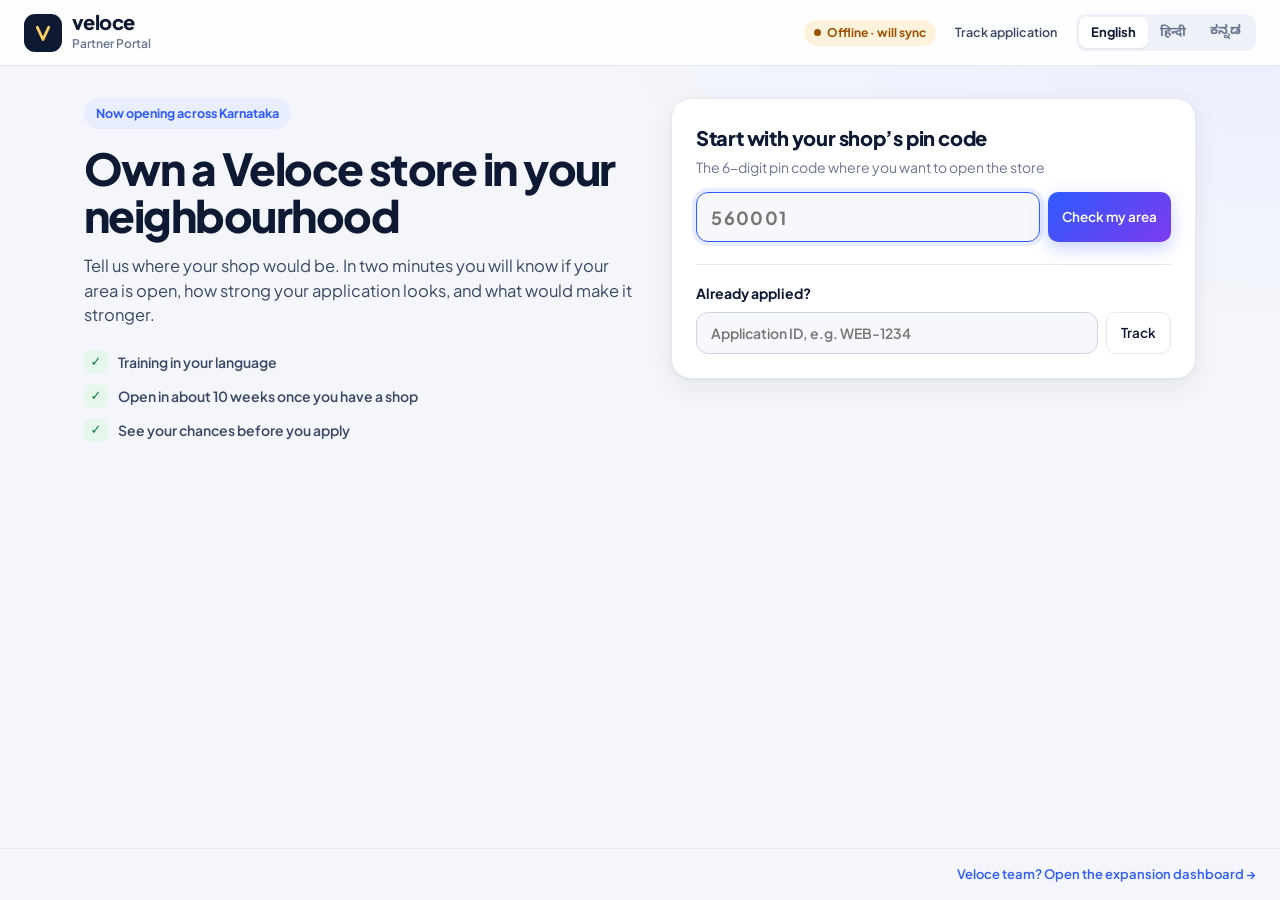
<file: apply.html>
<!doctype html>
<html lang="en">
<head>
<meta charset="utf-8">
<meta name="viewport" content="width=device-width, initial-scale=1">
<title>Veloce Partner Portal</title>
<meta name="description" content="Apply to open a Veloce store: check your area, see your shortlist chances live, and track your application in English, Hindi or Kannada.">
<link rel="preconnect" href="https://fonts.googleapis.com">
<link rel="preconnect" href="https://fonts.gstatic.com" crossorigin>
<link href="https://fonts.googleapis.com/css2?family=Plus+Jakarta+Sans:wght@400;500;600;700;800&family=Noto+Sans+Kannada:wght@400;600;700&family=Noto+Sans+Devanagari:wght@400;600;700&display=swap" rel="stylesheet">
<link rel="stylesheet" href="styles.css?v=20261026f">
<link rel="stylesheet" href="portal.css?v=20261026f">
<link rel="icon" href="data:image/svg+xml,%3Csvg xmlns='http://www.w3.org/2000/svg' viewBox='0 0 32 32'%3E%3Crect width='32' height='32' rx='9' fill='%230e1a33'/%3E%3Cpath d='M9 9l7 15 7-15' stroke='%23ffd166' stroke-width='3.4' fill='none' stroke-linecap='round' stroke-linejoin='round'/%3E%3C/svg%3E">
</head>
<body class="portal">
<header class="pt-top">
  <a class="pt-brand" href="#/" aria-label="Veloce home">
    <span class="pt-logo"><svg viewBox="0 0 32 32" aria-hidden="true"><path d="M9 9l7 15 7-15" stroke="#ffd166" stroke-width="3.4" fill="none" stroke-linecap="round" stroke-linejoin="round"/></svg></span>
    <span><b>veloce</b><small data-t="portal">Partner Portal</small></span>
  </a>
  <div class="pt-actions">
    <span class="sync-badge" id="sync"></span>
    <a class="btn ghost sm" href="#/track" data-t="track">Track application</a>
    <div class="langs" id="langs" role="group" aria-label="Language">
      <button data-lang="en">English</button><button data-lang="hi" class="hi">हिन्दी</button><button data-lang="kn" class="kn">ಕನ್ನಡ</button>
    </div>
  </div>
</header>

<main id="pt" class="pt-main"></main>

<footer class="pt-foot">
  <span id="footWs"></span>
  <a id="toDash" href="index.html" data-t="team">Veloce team? Open the expansion dashboard →</a>
</footer>

<script src="config.js?v=20261026f"></script>
<script src="engine.js?v=20261026f"></script>
<script src="loader.js?v=20261026f"></script>
<script src="messages.js?v=20261026f"></script>
<script src="questions.js?v=20261026f"></script>
<script src="sample-data.js?v=20261026f"></script>
<script src="store.js?v=20261026f"></script>
<script src="portal.js?v=20261026f"></script>
</body>
</html>
</file>
<file: styles.css>
/* FranchiseFlow - design tokens */
:root {
  --bg: #f4f6fb; --bg-2: #eef1f8; --surface: #ffffff; --surface-2: #f7f8fc; --surface-3: #eef1f7;
  --line: #e4e8f1; --line-strong: #cfd6e4; --text: #0e1a33; --text-2: #3b4863; --muted: #6b7690;
  --primary: #2f5bff; --primary-2: #7c3aed; --primary-soft: #e9eeff; --primary-ink: #ffffff;
  --approved: #16a34a; --approved-bg: #e5f7ec; --approved-ink: #0f7a37;
  --conditional: #d97706; --conditional-bg: #fff2dc; --conditional-ink: #9a5200;
  --waitlist: #7c3aed; --waitlist-bg: #f0e9ff; --waitlist-ink: #5b21b6;
  --hold: #64748b; --hold-bg: #eceff4; --hold-ink: #3c4657;
  --rejected: #e11d48; --rejected-bg: #ffe8ee; --rejected-ink: #b0123a;
  --withdrawn: #94a3b8; --withdrawn-bg: #f1f3f6; --withdrawn-ink: #64748b;
  --store: #0e1a33;
  --shadow-sm: 0 1px 2px rgba(16, 24, 48, .06);
  --shadow: 0 1px 2px rgba(16, 24, 48, .05), 0 8px 24px rgba(16, 24, 48, .07);
  --shadow-lg: 0 24px 60px rgba(16, 24, 48, .18);
  --r: 16px; --r-sm: 10px; --chat-w: 390px; --top-h: 64px;
  --grad: linear-gradient(135deg, #2f5bff 0%, #7c3aed 100%);
}
@media (prefers-color-scheme: dark) {
  :root:not([data-theme="light"]) {
    --bg: #0b1020; --bg-2: #0f1528; --surface: #131a2e; --surface-2: #182038; --surface-3: #1e2742;
    --line: #253052; --line-strong: #34416a; --text: #eaf0ff; --text-2: #c2cbe3; --muted: #8b96b5;
    --primary: #5b7dff; --primary-soft: #1c2650; --primary-2: #9d6bff;
    --approved: #34d399; --approved-bg: #0f2e24; --approved-ink: #6ee7b7;
    --conditional: #f59e0b; --conditional-bg: #33240a; --conditional-ink: #fbbf24;
    --waitlist: #a78bfa; --waitlist-bg: #261a47; --waitlist-ink: #c4b5fd;
    --hold: #94a3b8; --hold-bg: #1f2738; --hold-ink: #cbd5e1;
    --rejected: #fb7185; --rejected-bg: #3a1220; --rejected-ink: #fda4af;
    --withdrawn: #64748b; --withdrawn-bg: #1a2030; --withdrawn-ink: #94a3b8;
    --store: #eaf0ff;
    --shadow: 0 1px 2px rgba(0,0,0,.4), 0 8px 24px rgba(0,0,0,.3); --shadow-lg: 0 24px 60px rgba(0,0,0,.5);
  }
}
:root[data-theme="dark"] {
  --bg: #0b1020; --bg-2: #0f1528; --surface: #131a2e; --surface-2: #182038; --surface-3: #1e2742;
  --line: #253052; --line-strong: #34416a; --text: #eaf0ff; --text-2: #c2cbe3; --muted: #8b96b5;
  --primary: #5b7dff; --primary-soft: #1c2650; --primary-2: #9d6bff; --store: #eaf0ff;
}

* { box-sizing: border-box; }
html, body { margin: 0; }
body { font-family: 'Plus Jakarta Sans', system-ui, -apple-system, 'Segoe UI', Roboto, sans-serif; background: var(--bg); color: var(--text); font-size: 14px; line-height: 1.5; -webkit-font-smoothing: antialiased; }
.kn, [lang="kn"] { font-family: 'Noto Sans Kannada', 'Plus Jakarta Sans', sans-serif; }
.hi, [lang="hi"] { font-family: 'Noto Sans Devanagari', 'Plus Jakarta Sans', sans-serif; }
h1, h2, h3, h4 { margin: 0; letter-spacing: -0.02em; }
p { margin: 0; }
a { color: var(--primary); }
button { font: inherit; color: inherit; }
.hidden { display: none !important; }
.muted { color: var(--muted); }
.small { font-size: 12px; }
i[data-ic] { display: inline-flex; width: 18px; height: 18px; flex: none; }
i[data-ic] svg { width: 100%; height: 100%; }

/* Buttons */
.btn { display: inline-flex; align-items: center; justify-content: center; gap: 8px; height: 38px; padding: 0 14px; border-radius: 10px; border: 1px solid var(--line); background: var(--surface); color: var(--text); font-weight: 600; font-size: 13.5px; cursor: pointer; text-decoration: none; white-space: nowrap; transition: border-color .15s, transform .15s, box-shadow .15s, background .15s; }
.btn:hover { border-color: var(--line-strong); box-shadow: var(--shadow-sm); }
.btn:active { transform: translateY(1px); }
.btn:disabled { opacity: .45; cursor: not-allowed; box-shadow: none; }
.btn.primary { background: var(--grad); border: none; color: #fff; box-shadow: 0 6px 18px rgba(47, 91, 255, .28); }
.btn.primary:hover { box-shadow: 0 8px 24px rgba(47, 91, 255, .38); }
.btn.ghost { background: transparent; border-color: transparent; color: var(--text-2); }
.btn.ghost:hover { background: var(--surface-3); }
.btn.xl { height: 50px; padding: 0 22px; font-size: 15px; border-radius: 12px; }
.btn.sm { height: 30px; padding: 0 10px; font-size: 12.5px; border-radius: 8px; }
.btn.danger { color: var(--rejected-ink); }
.icon-btn { display: inline-grid; place-items: center; width: 34px; height: 34px; border-radius: 9px; border: none; background: transparent; color: var(--muted); cursor: pointer; }
.icon-btn:hover { background: var(--surface-3); color: var(--text); }

/* Top bar */
.topbar { position: sticky; top: 0; z-index: 30; height: var(--top-h); display: flex; align-items: center; gap: 16px; padding: 0 20px; background: color-mix(in srgb, var(--surface) 86%, transparent); backdrop-filter: saturate(1.6) blur(14px); border-bottom: 1px solid var(--line); }
.brand { display: flex; align-items: center; gap: 10px; text-decoration: none; color: inherit; flex: none; }
.logo { width: 36px; height: 36px; border-radius: 11px; background: var(--grad); display: grid; place-items: center; box-shadow: 0 6px 16px rgba(47,91,255,.3); }
.logo svg { width: 26px; height: 26px; }
.brand-text { display: flex; flex-direction: column; line-height: 1.15; }
.brand-text b { font-size: 16px; letter-spacing: -0.01em; }
.brand-text small { font-size: 11.5px; color: var(--muted); }
.tabs { display: flex; gap: 4px; padding: 4px; background: var(--surface-3); border-radius: 12px; margin: 0 auto; }
.tabs button { display: inline-flex; align-items: center; gap: 7px; border: none; background: transparent; padding: 7px 14px; border-radius: 9px; font-weight: 600; font-size: 13.5px; color: var(--muted); cursor: pointer; }
.tabs button:hover { color: var(--text); }
.tabs button.active { background: var(--surface); color: var(--text); box-shadow: var(--shadow-sm); }
.tabs button i { width: 16px; height: 16px; }
.top-actions { display: flex; gap: 6px; margin-left: auto; align-items: center; }
.tabs:not(.hidden) + .top-actions { margin-left: 0; }

/* Shell */
.shell { display: grid; grid-template-columns: minmax(0, 1fr) var(--chat-w); min-height: calc(100vh - var(--top-h)); }
.shell.chat-closed { grid-template-columns: minmax(0, 1fr); }
main { min-width: 0; padding: 28px 32px 80px; }
.view { display: flex; flex-direction: column; gap: 18px; animation: rise .35s ease-out; max-width: 1400px; }
@keyframes rise { from { opacity: 0; transform: translateY(6px); } to { opacity: 1; transform: none; } }
.page-head { display: flex; align-items: flex-end; justify-content: space-between; gap: 16px; flex-wrap: wrap; }
.page-head h1 { font-size: 26px; font-weight: 800; }
.sub { color: var(--muted); margin-top: 4px; }
.card { background: var(--surface); border: 1px solid var(--line); border-radius: var(--r); padding: 18px 20px; box-shadow: var(--shadow-sm); min-width: 0; }
.card-head { display: flex; justify-content: space-between; align-items: baseline; gap: 10px; margin-bottom: 14px; flex-wrap: wrap; }
.card-head h3 { font-size: 15.5px; font-weight: 700; }
.grid-2 { display: grid; grid-template-columns: minmax(0, 1.1fr) minmax(0, 1fr); gap: 18px; }

/* Landing */
.landing { max-width: 1180px; margin: 0 auto; }
.hero { display: grid; grid-template-columns: 1.15fr 1fr; gap: 40px; align-items: center; padding: 28px 0 40px; }
.eyebrow { display: inline-flex; align-items: center; gap: 6px; font-size: 12.5px; font-weight: 700; color: var(--primary); background: var(--primary-soft); padding: 6px 12px; border-radius: 99px; }
.eyebrow i { width: 15px; height: 15px; }
.hero h1 { font-size: 48px; line-height: 1.08; font-weight: 800; margin: 18px 0 16px; letter-spacing: -0.035em; }
.grad { background: var(--grad); -webkit-background-clip: text; background-clip: text; color: transparent; }
.lead { font-size: 16.5px; color: var(--text-2); max-width: 580px; }
.cta { display: flex; gap: 12px; margin-top: 26px; flex-wrap: wrap; }
.trust { display: flex; gap: 18px; flex-wrap: wrap; margin-top: 22px; color: var(--muted); font-size: 13px; font-weight: 500; }
.trust span, .trust a { display: inline-flex; align-items: center; gap: 6px; text-decoration: none; }
.trust i { width: 16px; height: 16px; color: var(--approved); }
.trust a i { color: var(--primary); }
.hero-art { background: radial-gradient(120% 90% at 70% 20%, var(--primary-soft), transparent 70%), var(--surface); border: 1px solid var(--line); border-radius: 24px; padding: 18px; box-shadow: var(--shadow); }
.flow-svg { width: 100%; height: auto; display: block; }
.flow-svg .paths path { animation: dash 1.2s linear infinite; }
@keyframes dash { to { stroke-dashoffset: -20; } }
.flow-svg .pulse { animation: pulse 2s ease-out infinite; transform-origin: 240px 180px; }
@keyframes pulse { 0% { opacity: .7; transform: scale(1); } 100% { opacity: 0; transform: scale(1.6); } }
.svg-l { font: 600 13px 'Plus Jakarta Sans', sans-serif; fill: var(--text); }
.sec-title { font-size: 20px; font-weight: 800; margin: 18px 0 14px; }
.how4, .diff4 { display: grid; grid-template-columns: repeat(4, minmax(0, 1fr)); gap: 14px; margin-bottom: 26px; }
.how4 > div, .diff4 > div { background: var(--surface); border: 1px solid var(--line); border-radius: var(--r); padding: 18px; box-shadow: var(--shadow-sm); }
.how4 b, .diff4 b { display: block; font-size: 15px; margin: 10px 0 4px; }
.how4 p, .diff4 p { color: var(--muted); font-size: 13.5px; }
.how4 .n { display: inline-grid; place-items: center; width: 30px; height: 30px; border-radius: 9px; background: var(--primary-soft); color: var(--primary); font-weight: 800; }
.diff4 i { width: 34px; height: 34px; padding: 7px; border-radius: 10px; background: var(--grad); color: #fff; }

/* Restore banner */
.restore { display: flex; align-items: center; gap: 14px; flex-wrap: wrap; margin-top: 8px; padding: 14px 16px; border-radius: var(--r); background: var(--surface); border: 1px solid var(--primary); box-shadow: var(--shadow); animation: rise .3s ease-out; }
.restore > div { flex: 1; min-width: 200px; display: flex; flex-direction: column; }
.restore > div span { color: var(--muted); font-size: 13px; }
.restore-ic { width: 38px; height: 38px; border-radius: 11px; background: var(--primary-soft); color: var(--primary); display: grid; place-items: center; }
.restore-ic svg { width: 20px; height: 20px; }

/* Stats */
.stats { display: grid; grid-template-columns: repeat(4, minmax(0, 1fr)); gap: 14px; }
.stat { background: var(--surface); border: 1px solid var(--line); border-radius: var(--r); padding: 16px 18px; box-shadow: var(--shadow-sm); position: relative; overflow: hidden; }
.stat .k { color: var(--muted); font-size: 12.5px; font-weight: 600; display: flex; align-items: center; gap: 6px; }
.stat .k i { width: 15px; height: 15px; }
.stat .v { font-size: 30px; font-weight: 800; letter-spacing: -0.03em; margin-top: 6px; }
.stat .v small { font-size: 15px; color: var(--muted); font-weight: 600; }
.stat .d { color: var(--muted); font-size: 12.5px; margin-top: 2px; }
.stat.hero-stat { background: var(--grad); color: #fff; border: none; }
.stat.hero-stat .k, .stat.hero-stat .d, .stat.hero-stat .v small { color: rgba(255,255,255,.82); }

/* Funnel */
.fbar { display: flex; height: 44px; border-radius: 12px; overflow: hidden; gap: 3px; }
.fbar button { border: none; cursor: pointer; color: #fff; font-weight: 700; font-size: 13px; min-width: 28px; transition: filter .15s, transform .15s; }
.fbar button:hover { filter: brightness(1.08); }
.flegend { display: grid; grid-template-columns: repeat(3, minmax(0, 1fr)); gap: 8px 14px; margin-top: 14px; }
.flegend button { display: flex; align-items: center; gap: 8px; border: 1px solid var(--line); background: var(--surface-2); border-radius: 10px; padding: 8px 10px; cursor: pointer; text-align: left; }
.flegend button:hover { border-color: var(--line-strong); }
.flegend .dot { width: 10px; height: 10px; border-radius: 50%; flex: none; }
.flegend b { font-size: 17px; margin-left: auto; }
.flegend span { font-size: 12.5px; color: var(--text-2); font-weight: 600; }
.funnel-steps { display: grid; grid-template-columns: repeat(4, 1fr); gap: 8px; margin-top: 16px; }
.funnel-steps div { background: var(--surface-2); border-radius: 10px; padding: 10px 12px; }
.funnel-steps b { font-size: 20px; display: block; }
.funnel-steps span { font-size: 12px; color: var(--muted); }

/* Attention */
.attention { display: flex; flex-direction: column; gap: 8px; max-height: 330px; overflow-y: auto; }
.att { display: grid; grid-template-columns: auto 1fr auto; gap: 12px; align-items: center; padding: 10px 12px; border-radius: 12px; border: 1px solid var(--line); background: var(--surface-2); cursor: pointer; text-align: left; width: 100%; }
.att:hover { border-color: var(--line-strong); background: var(--surface); }
.att .t { font-weight: 600; font-size: 13.5px; }
.att .s { font-size: 12.5px; color: var(--muted); }
.att .badge { font-size: 11px; font-weight: 700; padding: 3px 8px; border-radius: 99px; white-space: nowrap; }
.badge.review { background: var(--conditional-bg); color: var(--conditional-ink); }
.badge.waiting { background: var(--hold-bg); color: var(--hold-ink); }
.badge.manual { background: var(--primary-soft); color: var(--primary); }

/* Avatars, chips, score */
.av { width: 36px; height: 36px; border-radius: 11px; display: grid; place-items: center; font-weight: 800; font-size: 13px; color: #fff; flex: none; }
.chip { display: inline-flex; align-items: center; gap: 5px; font-size: 12px; font-weight: 700; padding: 3px 10px; border-radius: 99px; white-space: nowrap; line-height: 1.5; }
.chip::before { content: ''; width: 6px; height: 6px; border-radius: 50%; background: currentColor; }
.s-approved { background: var(--approved-bg); color: var(--approved-ink); }
.s-conditional { background: var(--conditional-bg); color: var(--conditional-ink); }
.s-waitlist { background: var(--waitlist-bg); color: var(--waitlist-ink); }
.s-hold { background: var(--hold-bg); color: var(--hold-ink); }
.s-rejected { background: var(--rejected-bg); color: var(--rejected-ink); }
.s-withdrawn { background: var(--withdrawn-bg); color: var(--withdrawn-ink); }
.ring { --p: 50; --c: var(--primary); width: 46px; height: 46px; border-radius: 50%; background: conic-gradient(var(--c) calc(var(--p) * 1%), var(--surface-3) 0); display: grid; place-items: center; flex: none; }
.ring b { width: 36px; height: 36px; border-radius: 50%; background: var(--surface); display: grid; place-items: center; font-size: 13px; font-weight: 800; }
.ring.lg { width: 92px; height: 92px; }
.ring.lg b { width: 74px; height: 74px; font-size: 26px; flex-direction: column; line-height: 1; }
.ring.lg b small { font-size: 10.5px; color: var(--muted); font-weight: 600; margin-top: 2px; }
.tag { display: inline-block; font-size: 11px; font-weight: 700; padding: 2px 7px; border-radius: 6px; background: var(--surface-3); color: var(--text-2); }
.tag.brand { background: var(--primary-soft); color: var(--primary); }
.tag.combo { background: var(--waitlist-bg); color: var(--waitlist-ink); }

/* Territories */
.ter-grid { display: grid; grid-template-columns: repeat(auto-fill, minmax(220px, 1fr)); gap: 12px; }
.ter { border: 1px solid var(--line); border-radius: 14px; padding: 14px; background: var(--surface-2); cursor: pointer; text-align: left; transition: border-color .15s, transform .15s; }
.ter:hover { border-color: var(--primary); transform: translateY(-1px); }
.ter-top { display: flex; justify-content: space-between; align-items: center; gap: 6px; }
.ter-id { font-weight: 800; }
.ter-city { font-size: 12.5px; color: var(--muted); }
.prio { font-size: 11px; font-weight: 700; padding: 2px 8px; border-radius: 99px; }
.prio.High { background: var(--rejected-bg); color: var(--rejected-ink); }
.prio.Medium { background: var(--conditional-bg); color: var(--conditional-ink); }
.prio.Low { background: var(--hold-bg); color: var(--hold-ink); }
.pips { display: flex; gap: 5px; margin: 12px 0 10px; }
.pip { flex: 1; height: 8px; border-radius: 5px; background: var(--surface); border: 1.5px dashed var(--line-strong); }
.pip.approved { background: var(--approved); border: none; }
.pip.conditional { background: var(--conditional); border: none; }
.ter-apps { display: flex; flex-wrap: wrap; gap: 4px; min-height: 22px; }
.ter-apps .mini { font-size: 11px; font-weight: 700; padding: 2px 7px; border-radius: 6px; }

/* Activity */
.log { display: flex; flex-direction: column; gap: 10px; }
.log-item { display: grid; grid-template-columns: 30px 1fr; gap: 10px; }
.log-item .dot { width: 30px; height: 30px; border-radius: 9px; background: var(--primary-soft); color: var(--primary); display: grid; place-items: center; }
.log-item .dot i { width: 16px; height: 16px; }
.log-item .when { font-size: 12px; color: var(--muted); }
.log-item .what { font-weight: 600; }
.log-item ul { margin: 4px 0 0; padding-left: 18px; font-size: 13px; color: var(--text-2); }
.empty-note { color: var(--muted); font-size: 13.5px; padding: 10px 0; }

/* Decisions board */
.toolbar { display: flex; gap: 8px; flex-wrap: wrap; align-items: center; }
.search { display: flex; align-items: center; gap: 8px; height: 38px; padding: 0 12px; border-radius: 10px; border: 1px solid var(--line); background: var(--surface); min-width: 240px; }
.search i { width: 16px; height: 16px; color: var(--muted); }
.search input { border: none; outline: none; background: transparent; font: inherit; color: var(--text); flex: 1; min-width: 0; }
select { height: 38px; border-radius: 10px; border: 1px solid var(--line); background: var(--surface); color: var(--text); font: inherit; font-weight: 600; padding: 0 10px; }
.seg { display: inline-flex; padding: 3px; border-radius: 10px; background: var(--surface-3); }
.seg button { border: none; background: transparent; padding: 6px 12px; border-radius: 8px; font-weight: 600; font-size: 13px; color: var(--muted); cursor: pointer; }
.seg button.active { background: var(--surface); color: var(--text); box-shadow: var(--shadow-sm); }
.board { display: grid; grid-template-columns: repeat(5, minmax(180px, 1fr)); gap: 10px; overflow-x: auto; padding-bottom: 8px; align-items: start; }
.col { background: var(--bg-2); border: 1px solid var(--line); border-radius: var(--r); padding: 10px; display: flex; flex-direction: column; gap: 10px; min-width: 0; }
.col-head { display: flex; align-items: center; gap: 8px; padding: 4px 4px 2px; }
.col-head .bar { width: 4px; height: 18px; border-radius: 4px; }
.col-head b { font-size: 14px; }
.col-head .count { margin-left: auto; font-size: 12px; font-weight: 700; color: var(--muted); background: var(--surface); border-radius: 99px; padding: 1px 9px; border: 1px solid var(--line); }
.col-sub { font-size: 12px; color: var(--muted); padding: 0 4px; margin-top: -6px; }
.acard { background: var(--surface); border: 1px solid var(--line); border-radius: 14px; padding: 12px; cursor: pointer; text-align: left; display: flex; flex-direction: column; gap: 10px; box-shadow: var(--shadow-sm); transition: transform .15s, box-shadow .15s, border-color .15s; width: 100%; }
.acard:hover { transform: translateY(-2px); box-shadow: var(--shadow); border-color: var(--line-strong); }
.acard.flash { animation: flash 2.4s ease-out; }
@keyframes flash { 0%, 30% { box-shadow: 0 0 0 3px var(--primary); } 100% { box-shadow: var(--shadow-sm); } }
.acard-top { display: flex; gap: 10px; align-items: center; }
.acard-top .who { min-width: 0; flex: 1; }
.acard-top .who b { display: block; font-size: 13.5px; line-height: 1.25; }
.acard .meta { font-size: 12px; color: var(--muted); margin-top: -4px; white-space: nowrap; overflow: hidden; text-overflow: ellipsis; }
.acard .ring { width: 38px; height: 38px; }
.acard .ring b { width: 30px; height: 30px; font-size: 12px; }
.acard .av { width: 32px; height: 32px; border-radius: 10px; font-size: 12px; }
.acard .why { font-size: 12.5px; color: var(--text-2); display: -webkit-box; -webkit-line-clamp: 3; -webkit-box-orient: vertical; overflow: hidden; }
.acard .foot { display: flex; gap: 6px; flex-wrap: wrap; align-items: center; }
.acard .foot .tag { font-weight: 600; }
.flag { display: inline-flex; align-items: center; gap: 4px; font-size: 11px; font-weight: 700; padding: 2px 7px; border-radius: 6px; }
.flag i { width: 12px; height: 12px; }
.flag.review { background: var(--conditional-bg); color: var(--conditional-ink); }
.flag.manual { background: var(--primary-soft); color: var(--primary); }
.flag.new { background: var(--approved-bg); color: var(--approved-ink); }
.table-card { padding: 0; overflow-x: auto; }
table.apps { width: 100%; border-collapse: collapse; min-width: 900px; }
table.apps th { text-align: left; font-size: 12px; font-weight: 700; color: var(--muted); padding: 12px 14px; border-bottom: 1px solid var(--line); background: var(--surface-2); }
table.apps td { padding: 12px 14px; border-bottom: 1px solid var(--line); vertical-align: top; font-size: 13px; }
table.apps tbody tr { cursor: pointer; }
table.apps tbody tr:hover { background: var(--surface-2); }
.cell-who { display: flex; gap: 10px; align-items: center; }
.cell-who b { display: block; }
.cell-who span { font-size: 12px; color: var(--muted); }

/* Map */
.map-layout { display: grid; grid-template-columns: minmax(0, .95fr) minmax(0, 1.05fr); gap: 18px; align-items: start; }
.map-card { padding: 10px; background: radial-gradient(90% 70% at 50% 40%, var(--primary-soft), transparent 75%), var(--surface); }
#mapSvg { width: 100%; height: auto; display: block; max-height: 74vh; }
.state-shape { fill: var(--surface-2); stroke: var(--line-strong); stroke-width: 1.5; }
.map-node { cursor: pointer; }
.map-node .halo { animation: halo 2.2s ease-out infinite; transform-box: fill-box; transform-origin: center; }
@keyframes halo { 0% { opacity: .55; transform: scale(1); } 100% { opacity: 0; transform: scale(2.1); } }
.map-node text { font: 700 13px 'Plus Jakarta Sans', sans-serif; fill: var(--text); paint-order: stroke; stroke: var(--surface); stroke-width: 4px; }
.map-node .cnt { font-size: 11.5px; fill: #fff; stroke: none; }
.map-node.sel .core { stroke: var(--text); stroke-width: 3; }
.legend { display: flex; gap: 14px; flex-wrap: wrap; font-size: 12.5px; color: var(--text-2); font-weight: 600; }
.legend span { display: inline-flex; align-items: center; gap: 6px; }
.lgd { width: 12px; height: 12px; border-radius: 4px; display: inline-block; }
.lgd.store { background: var(--store); }
.lgd.approved { background: var(--approved); }
.lgd.conditional { background: var(--conditional); }
.lgd.wanted { background: var(--waitlist-bg); border: 1.5px solid var(--waitlist); }
.lgd.free { background: var(--surface); border: 1.5px dashed var(--line-strong); }
.lgd.ph-site { background: var(--conditional); }
.lgd.ph-setup { background: var(--primary); }
.lgd.ph-fit { background: #06b6d4; }
.lgd.ph-train { background: var(--waitlist); }
.lgd.ph-open { background: var(--approved); }
.city-title { display: flex; align-items: center; justify-content: space-between; gap: 10px; margin-bottom: 4px; }
.city-title h2 { font-size: 22px; font-weight: 800; }
.terblock { border-top: 1px solid var(--line); padding-top: 14px; margin-top: 14px; }
.terblock-head { display: flex; align-items: center; gap: 8px; flex-wrap: wrap; margin-bottom: 10px; }
.terblock-head b { font-size: 15px; }
.pins { display: grid; grid-template-columns: repeat(auto-fill, minmax(120px, 1fr)); gap: 8px; }
.pin { border-radius: 12px; padding: 10px; border: 1.5px dashed var(--line-strong); background: var(--surface); text-align: left; min-height: 74px; display: flex; flex-direction: column; gap: 4px; }
.pin .code { font-weight: 800; font-size: 14px; font-variant-numeric: tabular-nums; }
.pin .who { font-size: 12px; font-weight: 600; }
.pin .who button, .pin-link { border: none; background: none; padding: 0; color: inherit; font: inherit; text-decoration: underline; text-underline-offset: 2px; cursor: pointer; }
.pin.store { background: var(--store); color: var(--bg); border: none; }
.pin.approved { background: var(--approved-bg); border: 1.5px solid var(--approved); color: var(--approved-ink); }
.pin.conditional { background: var(--conditional-bg); border: 1.5px solid var(--conditional); color: var(--conditional-ink); }
.pin.wanted { background: var(--waitlist-bg); border: 1.5px solid var(--waitlist); color: var(--waitlist-ink); }
.pin .note { font-size: 11px; opacity: .85; }
.outside { margin-top: 14px; padding: 12px; border-radius: 12px; background: var(--surface-2); font-size: 13px; }

/* Onboarding */
.gantt-wrap { overflow-x: auto; }
.gantt { min-width: 760px; }
.g-head, .g-row { display: grid; grid-template-columns: 220px 1fr; align-items: center; }
.g-head { font-size: 11.5px; color: var(--muted); font-weight: 700; border-bottom: 1px solid var(--line); padding-bottom: 6px; }
.g-months { position: relative; height: 18px; }
.g-months span { position: absolute; top: 0; transform: translateX(4px); white-space: nowrap; }
.g-row { padding: 7px 0; border-bottom: 1px dashed var(--line); cursor: pointer; }
.g-row:hover { background: var(--surface-2); }
.g-row:last-child { border-bottom: none; }
.g-who { display: flex; gap: 8px; align-items: center; min-width: 0; padding-right: 10px; }
.g-who .av { width: 28px; height: 28px; border-radius: 8px; font-size: 11px; }
.g-who b { font-size: 13px; display: block; white-space: nowrap; overflow: hidden; text-overflow: ellipsis; }
.g-who span { font-size: 11.5px; color: var(--muted); }
.g-track { position: relative; height: 26px; background-image: linear-gradient(to right, var(--line) 1px, transparent 1px); background-size: var(--mw, 100px) 100%; border-radius: 6px; }
.g-seg { position: absolute; top: 5px; height: 16px; border-radius: 5px; }
.g-seg.site { background: var(--conditional); }
.g-seg.setup { background: var(--primary); }
.g-seg.fit { background: #06b6d4; }
.g-seg.train { background: var(--waitlist); top: 8px; height: 10px; }
.g-open { position: absolute; top: 2px; width: 22px; height: 22px; border-radius: 50%; background: var(--approved); color: #fff; display: grid; place-items: center; transform: translateX(-50%); box-shadow: 0 0 0 3px var(--surface); }
.g-open i { width: 13px; height: 13px; }
.g-today { position: absolute; top: -4px; bottom: -4px; width: 2px; background: var(--rejected); border-radius: 2px; }
.cohorts { display: grid; grid-template-columns: repeat(auto-fill, minmax(220px, 1fr)); gap: 10px; }
.cohort { border: 1px solid var(--line); border-radius: 14px; padding: 12px; background: var(--surface-2); }
.cohort-head { display: flex; justify-content: space-between; align-items: center; gap: 6px; margin-bottom: 8px; }
.lang { font-size: 12px; font-weight: 800; padding: 3px 9px; border-radius: 8px; }
.lang.Kannada { background: #fff1d6; color: #9a5200; }
.lang.Hindi { background: #ffe4ec; color: #b0123a; }
.lang.English { background: #e3ebff; color: #2546c9; }
.cohort .m { font-size: 12.5px; color: var(--muted); font-weight: 600; }
.cohort ul { list-style: none; margin: 0; padding: 0; display: flex; flex-direction: column; gap: 4px; }
.cohort li { font-size: 13px; display: flex; justify-content: space-between; gap: 6px; }
.cohort li button { border: none; background: none; padding: 0; font: inherit; font-weight: 600; color: var(--text); cursor: pointer; text-align: left; }
.cohort li button:hover { color: var(--primary); }
.cohort li span { color: var(--muted); font-size: 12px; }
.due { display: flex; flex-direction: column; gap: 6px; max-height: 420px; overflow-y: auto; }
.due label { display: grid; grid-template-columns: auto 1fr; gap: 10px; align-items: start; padding: 9px 10px; border-radius: 10px; border: 1px solid var(--line); background: var(--surface-2); cursor: pointer; font-size: 13px; }
.due label:has(input:checked) { opacity: .55; }
.due label:has(input:checked) .txt { text-decoration: line-through; }
.due input { margin-top: 3px; accent-color: var(--approved); }
.due .who { font-weight: 700; }
.due .k { font-size: 11px; font-weight: 700; padding: 1px 6px; border-radius: 5px; margin-left: 4px; }
.k.condition { background: var(--conditional-bg); color: var(--conditional-ink); }
.k.question { background: var(--hold-bg); color: var(--hold-ink); }
.k.partner { background: var(--primary-soft); color: var(--primary); }

/* Chat */
.chat { position: sticky; top: var(--top-h); height: calc(100vh - var(--top-h)); display: flex; flex-direction: column; background: var(--surface); border-left: 1px solid var(--line); }
.chat-head { display: flex; align-items: center; gap: 10px; padding: 14px 16px; border-bottom: 1px solid var(--line); }
.chat-head b { display: block; font-size: 14.5px; }
.chat-head small { color: var(--muted); font-size: 12px; }
.chat-head .icon-btn { margin-left: auto; }
.bot-ic { width: 34px; height: 34px; border-radius: 10px; background: var(--grad); color: #fff; display: grid; place-items: center; flex: none; }
.bot-ic i { width: 18px; height: 18px; }
.chat-body { flex: 1; overflow-y: auto; padding: 16px; display: flex; flex-direction: column; gap: 12px; scroll-behavior: smooth; }
.msg { max-width: 95%; padding: 10px 13px; border-radius: 14px; font-size: 13.5px; line-height: 1.5; animation: rise .25s ease-out; }
.msg p { margin: 0 0 6px; }
.msg p:last-child { margin-bottom: 0; }
.msg ul { margin: 2px 0 8px; padding-left: 18px; }
.msg li { margin: 3px 0; }
.msg.user { align-self: flex-end; background: var(--grad); color: #fff; border-bottom-right-radius: 4px; }
.msg.bot { align-self: flex-start; background: var(--surface-2); border: 1px solid var(--line); border-bottom-left-radius: 4px; }
.msg .sub { font-weight: 700; margin-top: 8px; color: var(--text); }
.msg .warn { color: var(--conditional-ink); font-weight: 600; }
.msg .ok { color: var(--approved-ink); font-weight: 600; }
.msg .whatif { background: var(--waitlist-bg); color: var(--waitlist-ink); padding: 5px 9px; border-radius: 8px; }
.msg .knock { font-weight: 700; color: var(--conditional-ink); }
.msg .nested { border-top: 1px solid var(--line); margin-top: 10px; padding-top: 10px; }
.msg hr { border: none; border-top: 1px solid var(--line); }
.msg table.cmp { border-collapse: collapse; margin: 4px 0 8px; font-size: 12.5px; }
.msg table.cmp td, .msg table.cmp th { padding: 4px 8px; border-bottom: 1px solid var(--line); text-align: left; }
.msg table.cmp tr.total td { font-weight: 800; }
.msg .app-link { font-weight: 700; color: var(--primary); text-decoration: none; }
.msg .app-link:hover { text-decoration: underline; }
.msg .chip { font-size: 11px; padding: 1px 8px; }
.msg-draft { white-space: pre-wrap; font: inherit; font-size: 13px; background: var(--surface); border: 1px solid var(--line); border-radius: 10px; padding: 10px; margin: 6px 0; max-height: 220px; overflow: auto; }
.r-plus { color: var(--approved); font-weight: 800; }
.r-minus { color: var(--rejected); font-weight: 800; }
.r-neutral { color: var(--muted); }
.r-bang { color: var(--primary); font-weight: 800; }
.typing { display: inline-flex; gap: 4px; }
.typing span { width: 6px; height: 6px; border-radius: 50%; background: var(--muted); animation: blink 1s infinite; }
.typing span:nth-child(2) { animation-delay: .15s; } .typing span:nth-child(3) { animation-delay: .3s; }
@keyframes blink { 0%, 100% { opacity: .25; } 50% { opacity: 1; } }
.chips { display: flex; gap: 6px; flex-wrap: wrap; padding: 10px 16px 0; }
.chips button { border: 1px solid var(--line); background: var(--surface-2); color: var(--text-2); border-radius: 99px; padding: 5px 11px; font-size: 12px; font-weight: 600; cursor: pointer; text-align: left; }
.chips button:hover { border-color: var(--primary); color: var(--primary); background: var(--primary-soft); }
.chat-input { display: flex; gap: 8px; padding: 12px 16px 16px; }
.chat-input input { flex: 1; min-width: 0; height: 44px; border-radius: 12px; border: 1px solid var(--line); background: var(--surface-2); color: var(--text); font: inherit; padding: 0 14px; outline: none; }
.chat-input input:focus { border-color: var(--primary); box-shadow: 0 0 0 3px var(--primary-soft); }
.send { width: 44px; height: 44px; border-radius: 12px; border: none; background: var(--grad); color: #fff; display: grid; place-items: center; cursor: pointer; }
.send i { width: 18px; height: 18px; }
.chat-fab { position: fixed; right: 20px; bottom: 20px; z-index: 40; display: inline-flex; align-items: center; gap: 8px; border: none; background: var(--grad); color: #fff; font-weight: 700; padding: 13px 18px; border-radius: 99px; box-shadow: 0 10px 30px rgba(47, 91, 255, .4); cursor: pointer; }

/* Passport drawer */
.scrim { position: fixed; inset: 0; background: rgba(8, 12, 28, .45); backdrop-filter: blur(2px); z-index: 50; animation: fade .2s; }
@keyframes fade { from { opacity: 0; } }
.passport { position: fixed; top: 0; right: 0; bottom: 0; width: min(860px, 100%); background: var(--bg); z-index: 51; overflow-y: auto; box-shadow: var(--shadow-lg); animation: slidein .28s cubic-bezier(.2,.8,.2,1); }
@keyframes slidein { from { transform: translateX(40px); opacity: 0; } }
.pp-head { position: sticky; top: 0; z-index: 2; background: color-mix(in srgb, var(--surface) 92%, transparent); backdrop-filter: blur(12px); border-bottom: 1px solid var(--line); padding: 18px 24px 0; }
.pp-top { display: flex; gap: 14px; align-items: center; }
.pp-top .av { width: 48px; height: 48px; border-radius: 14px; font-size: 17px; }
.pp-top h2 { font-size: 21px; font-weight: 800; }
.pp-top .meta { color: var(--muted); font-size: 13px; }
.pp-top .icon-btn { margin-left: auto; align-self: flex-start; }
.pp-tabs { display: flex; gap: 2px; margin-top: 14px; overflow-x: auto; }
.pp-tabs button { border: none; background: none; padding: 10px 14px; font-weight: 700; font-size: 13.5px; color: var(--muted); border-bottom: 2.5px solid transparent; cursor: pointer; white-space: nowrap; }
.pp-tabs button.active { color: var(--primary); border-bottom-color: var(--primary); }
.pp-body { padding: 20px 24px 40px; display: flex; flex-direction: column; gap: 16px; }
.verdict { display: grid; grid-template-columns: auto 1fr; gap: 18px; align-items: center; padding: 18px 20px; border-radius: var(--r); border: 1px solid var(--line); background: var(--surface); position: relative; overflow: hidden; }
.verdict::before { content: ''; position: absolute; left: 0; top: 0; bottom: 0; width: 5px; background: var(--vc, var(--primary)); }
.verdict .lbl { display: flex; align-items: center; gap: 8px; flex-wrap: wrap; }
.verdict .lbl .big { font-size: 22px; font-weight: 800; color: var(--vc); letter-spacing: -0.02em; }
.verdict .hl { font-size: 14.5px; color: var(--text-2); margin-top: 4px; }
.verdict .blurb { font-size: 12.5px; color: var(--muted); margin-top: 6px; }
.cols2 { display: grid; grid-template-columns: 1fr 1fr; gap: 14px; }
.pp-sec { background: var(--surface); border: 1px solid var(--line); border-radius: var(--r); padding: 16px 18px; }
.pp-sec h4 { font-size: 14px; font-weight: 800; margin-bottom: 10px; display: flex; align-items: center; gap: 8px; }
.pp-sec h4 i { width: 17px; height: 17px; }
.reasons { list-style: none; margin: 0; padding: 0; display: flex; flex-direction: column; gap: 8px; }
.reasons li { display: grid; grid-template-columns: 20px 1fr; gap: 6px; font-size: 13.5px; color: var(--text-2); }
.reasons .mk { width: 20px; height: 20px; border-radius: 6px; display: grid; place-items: center; font-weight: 800; font-size: 13px; }
.mk.plus { background: var(--approved-bg); color: var(--approved-ink); }
.mk.minus { background: var(--rejected-bg); color: var(--rejected-ink); }
.mk.neutral { background: var(--surface-3); color: var(--muted); }
.mk.bang { background: var(--primary-soft); color: var(--primary); }
.todo { list-style: none; margin: 0; padding: 0; display: flex; flex-direction: column; gap: 8px; }
.todo li { display: grid; grid-template-columns: 110px 1fr; gap: 10px; font-size: 13.5px; padding: 9px 12px; border-radius: 10px; background: var(--surface-2); }
.todo li b { font-size: 12px; color: var(--primary); }
.todo li.cond b { color: var(--conditional-ink); }
.callout { padding: 11px 14px; border-radius: 12px; font-size: 13.5px; background: var(--conditional-bg); color: var(--conditional-ink); display: flex; gap: 8px; align-items: flex-start; }
.callout i { width: 17px; height: 17px; margin-top: 1px; }
.callout.ok { background: var(--approved-bg); color: var(--approved-ink); }
.callout.info { background: var(--primary-soft); color: var(--primary); }
.bd { display: flex; flex-direction: column; gap: 10px; }
.bd-row { display: grid; grid-template-columns: 150px 1fr 56px; gap: 12px; align-items: center; font-size: 13px; }
.bd-row .track { height: 9px; border-radius: 6px; background: var(--surface-3); overflow: hidden; }
.bd-row .fill { height: 100%; border-radius: 6px; background: var(--grad); }
.bd-row .fill.neg { background: var(--rejected); }
.bd-row .pts { text-align: right; font-weight: 800; }
.bd-row .note { grid-column: 2 / 4; font-size: 11.5px; color: var(--muted); margin-top: -6px; }
.facts { display: grid; grid-template-columns: repeat(auto-fill, minmax(170px, 1fr)); gap: 8px; }
.fact { background: var(--surface-2); border-radius: 10px; padding: 9px 11px; }
.fact .k { font-size: 11.5px; color: var(--muted); font-weight: 600; }
.fact .v { font-weight: 700; font-size: 13.5px; word-break: break-word; }
.journey { display: grid; grid-template-columns: repeat(7, 1fr); gap: 0; position: relative; }
.journey .st { display: flex; flex-direction: column; align-items: center; text-align: center; gap: 6px; position: relative; }
.journey .st::before { content: ''; position: absolute; top: 15px; left: -50%; right: 50%; height: 3px; background: var(--line); z-index: 0; }
.journey .st:first-child::before { display: none; }
.journey .st.done::before { background: var(--approved); }
.journey .bub { width: 32px; height: 32px; border-radius: 50%; display: grid; place-items: center; background: var(--surface); border: 2.5px solid var(--line-strong); position: relative; z-index: 1; font-size: 12px; font-weight: 800; color: var(--muted); }
.journey .done .bub { background: var(--approved); border-color: var(--approved); color: #fff; }
.journey .now .bub { border-color: var(--primary); color: var(--primary); box-shadow: 0 0 0 4px var(--primary-soft); }
.journey .bub i { width: 15px; height: 15px; }
.journey b { font-size: 12px; }
.journey span { font-size: 11px; color: var(--muted); }
.mini-gantt { display: flex; flex-direction: column; gap: 6px; }
.mg-row { display: grid; grid-template-columns: 200px 1fr; gap: 10px; align-items: center; font-size: 12.5px; }
.mg-row small { display: block; color: var(--muted); font-size: 11px; }
.mg-track { position: relative; height: 18px; background: var(--surface-3); border-radius: 6px; }
.mg-bar { position: absolute; top: 3px; bottom: 3px; border-radius: 4px; background: var(--primary); }
.mg-bar.site { background: var(--conditional); } .mg-bar.fit { background: #06b6d4; } .mg-bar.train { background: var(--waitlist); } .mg-bar.open { background: var(--approved); }
.econ { display: grid; grid-template-columns: repeat(4, 1fr); gap: 8px; }
.path-list { display: flex; flex-direction: column; gap: 8px; }
.path-item { display: grid; grid-template-columns: 1fr auto auto; gap: 12px; align-items: center; padding: 12px 14px; border-radius: 12px; border: 1px solid var(--line); background: var(--surface-2); }
.path-item.best { border-color: var(--approved); background: var(--approved-bg); }
.path-item .lab { font-weight: 600; font-size: 13.5px; }
.path-item .lab .tag { margin-right: 6px; }
.path-item .res { display: flex; align-items: center; gap: 6px; font-size: 12px; color: var(--muted); white-space: nowrap; }
.whatif-form { display: grid; grid-template-columns: repeat(3, minmax(0, 1fr)); gap: 10px; }
.whatif-form label, .form-grid label { display: flex; flex-direction: column; gap: 4px; font-size: 12px; font-weight: 700; color: var(--muted); }
.whatif-form input, .whatif-form select, .form-grid input, .form-grid select, .form-grid textarea, .ov-form textarea, .ov-form select { height: 38px; border-radius: 10px; border: 1px solid var(--line); background: var(--surface); color: var(--text); font: inherit; font-size: 13.5px; padding: 0 10px; outline: none; }
.form-grid textarea, .ov-form textarea { height: 70px; padding: 8px 10px; resize: vertical; }
.whatif-form input:focus, .form-grid input:focus, .ov-form textarea:focus { border-color: var(--primary); box-shadow: 0 0 0 3px var(--primary-soft); }
.whatif-out { margin-top: 12px; padding: 12px 14px; border-radius: 12px; background: var(--surface-2); font-size: 13.5px; }
.whatif-out ul { margin: 6px 0 0; padding-left: 18px; }
.langs { display: inline-flex; padding: 3px; border-radius: 10px; background: var(--surface-3); }
.langs button { border: none; background: transparent; padding: 6px 12px; border-radius: 8px; font-weight: 700; font-size: 13px; color: var(--muted); cursor: pointer; }
.langs button.active { background: var(--surface); color: var(--text); box-shadow: var(--shadow-sm); }
.phone { max-width: 440px; margin: 0 auto; background: #e8ddd3; border-radius: 22px; padding: 18px 14px; }
:root[data-theme="dark"] .phone { background: #1d2522; }
@media (prefers-color-scheme: dark) { :root:not([data-theme="light"]) .phone { background: #1d2522; } }
.bubble { background: #ffffff; color: #111b21; border-radius: 12px 12px 12px 4px; padding: 12px 14px; font-size: 14px; white-space: pre-wrap; line-height: 1.55; box-shadow: 0 1px 1px rgba(0,0,0,.12); }
.bubble-meta { display: flex; justify-content: space-between; color: #667781; font-size: 11.5px; margin-top: 6px; padding: 0 4px; }
.pp-foot { display: flex; gap: 8px; flex-wrap: wrap; }
.ov-form { display: grid; gap: 10px; margin-top: 10px; }

/* Modal */
.modal { position: fixed; inset: 0; z-index: 60; display: grid; place-items: center; background: rgba(8, 12, 28, .5); backdrop-filter: blur(3px); padding: 16px; animation: fade .2s; }
.modal-card { position: relative; width: min(720px, 100%); max-height: calc(100vh - 32px); overflow-y: auto; background: var(--surface); border-radius: 20px; padding: 26px 28px; box-shadow: var(--shadow-lg); animation: rise .25s ease-out; }
.modal-card > .icon-btn { position: absolute; top: 14px; right: 14px; }
.modal-card h2 { font-size: 22px; font-weight: 800; margin-bottom: 6px; padding-right: 30px; }
.modal-card h3 { font-size: 15px; margin: 18px 0 8px; }
.modal-card table { width: 100%; border-collapse: collapse; font-size: 13px; }
.modal-card td, .modal-card th { text-align: left; padding: 7px 8px; border-bottom: 1px solid var(--line); vertical-align: top; }
.modal-card ul { padding-left: 18px; margin: 6px 0; }
.steps-guide { display: flex; flex-direction: column; gap: 12px; margin-top: 16px; }
.steps-guide > div { display: grid; grid-template-columns: 34px 1fr; gap: 12px; }
.steps-guide .n { width: 34px; height: 34px; border-radius: 10px; background: var(--grad); color: #fff; display: grid; place-items: center; font-weight: 800; }
.steps-guide b { display: block; margin-bottom: 4px; }
.try { display: flex; flex-wrap: wrap; gap: 6px; margin-top: 6px; }
.try button { border: 1px solid var(--line); background: var(--surface-2); border-radius: 99px; padding: 4px 10px; font-size: 12px; font-weight: 600; cursor: pointer; color: var(--text-2); }
.try button:hover { border-color: var(--primary); color: var(--primary); }
.form-grid { display: grid; grid-template-columns: repeat(3, minmax(0, 1fr)); gap: 12px; margin-top: 14px; }
.form-grid .wide { grid-column: span 3; }
.form-grid .two { grid-column: span 2; }
.modal-actions { display: flex; justify-content: flex-end; gap: 8px; margin-top: 18px; }

/* Processing overlay */
.processing { position: fixed; inset: 0; z-index: 70; display: grid; place-items: center; background: rgba(8, 12, 28, .55); backdrop-filter: blur(6px); animation: fade .2s; }
.proc-card { width: min(420px, calc(100% - 32px)); background: var(--surface); border-radius: 22px; padding: 28px; box-shadow: var(--shadow-lg); text-align: center; }
.proc-orb { width: 64px; height: 64px; margin: 0 auto 14px; border-radius: 50%; background: var(--grad); animation: orb 1.2s ease-in-out infinite; }
@keyframes orb { 0%, 100% { transform: scale(1); box-shadow: 0 0 0 0 rgba(124,58,237,.35); } 50% { transform: scale(1.06); box-shadow: 0 0 0 14px rgba(124,58,237,0); } }
.proc-card h3 { font-size: 18px; margin-bottom: 14px; }
#procSteps { list-style: none; margin: 0; padding: 0; text-align: left; display: flex; flex-direction: column; gap: 8px; }
#procSteps li { display: flex; gap: 10px; align-items: center; font-size: 13.5px; color: var(--muted); opacity: .45; transition: opacity .2s; }
#procSteps li.on { opacity: 1; color: var(--text); }
#procSteps li .ck { width: 20px; height: 20px; border-radius: 50%; border: 2px solid var(--line-strong); display: grid; place-items: center; flex: none; }
#procSteps li.on .ck { background: var(--approved); border-color: var(--approved); color: #fff; }
#procSteps li .ck i { width: 12px; height: 12px; }

.toast { position: fixed; left: 50%; bottom: 26px; transform: translateX(-50%); z-index: 80; background: var(--text); color: var(--bg); padding: 11px 18px; border-radius: 12px; font-weight: 600; font-size: 13.5px; box-shadow: var(--shadow-lg); animation: rise .2s; max-width: calc(100% - 32px); }
.toast.err { background: var(--rejected); color: #fff; }

/* Responsive */
@media (max-width: 1280px) {
  :root { --chat-w: 350px; }
  .tabs button span { display: none; }
}
@media (max-width: 1100px) {
  .hero { grid-template-columns: 1fr; }
  .hero h1 { font-size: 38px; }
  .how4, .diff4 { grid-template-columns: repeat(2, minmax(0, 1fr)); }
  .grid-2, .map-layout { grid-template-columns: 1fr; }
  .stats { grid-template-columns: repeat(2, minmax(0, 1fr)); }
}
@media (max-width: 960px) {
  .shell { grid-template-columns: 1fr; }
  .chat { position: fixed; left: 0; right: 0; bottom: 0; top: auto; height: 78vh; z-index: 45; border-left: none; border-top: 1px solid var(--line); border-radius: 20px 20px 0 0; box-shadow: var(--shadow-lg); }
  .shell.chat-closed .chat { display: none; }
  .top-actions .ghost span { display: none; }
  .brand-text small { display: none; }
}
@media (max-width: 720px) {
  main { padding: 18px 16px 90px; }
  .topbar { padding: 0 12px; gap: 8px; height: auto; min-height: var(--top-h); flex-wrap: wrap; padding-top: 8px; padding-bottom: 8px; }
  .tabs { order: 3; width: 100%; justify-content: space-between; margin: 0; }
  .tabs button { flex: 1; justify-content: center; padding: 7px 6px; }
  .tabs button span { display: inline; font-size: 12px; }
  .tabs button i { display: none; }
  .brand-text { display: none; }
  .top-actions .primary span { display: none; }
  .hero h1 { font-size: 30px; }
  .how4, .diff4, .stats { grid-template-columns: 1fr; }
  .flegend { grid-template-columns: repeat(2, minmax(0, 1fr)); }
  .funnel-steps { grid-template-columns: repeat(2, 1fr); }
  .board { grid-template-columns: repeat(5, 82vw); }
  .search { min-width: 0; flex: 1; }
  .cols2, .whatif-form, .form-grid { grid-template-columns: 1fr; }
  .form-grid .wide, .form-grid .two { grid-column: auto; }
  .econ { grid-template-columns: repeat(2, 1fr); }
  .journey { grid-template-columns: repeat(4, 1fr); row-gap: 14px; }
  .journey .st::before { display: none; }
  .mg-row, .bd-row { grid-template-columns: 1fr; gap: 4px; }
  .bd-row .note { grid-column: auto; margin-top: 0; }
  .bd-row .pts { text-align: left; }
  .todo li { grid-template-columns: 1fr; gap: 2px; }
  .pp-head, .pp-body { padding-left: 16px; padding-right: 16px; }
  .modal-card { padding: 20px 18px; }
  .path-item { grid-template-columns: 1fr; }
}

/* ---------- Partner portal link, conversation, rubric ---------- */
.sync-badge { display: inline-flex; align-items: center; gap: 6px; font-size: 12px; font-weight: 700; padding: 4px 10px; border-radius: 99px; background: var(--surface-3); color: var(--muted); white-space: nowrap; }
.sync-badge:empty { display: none; }
.sync-badge::before { content: ''; width: 7px; height: 7px; border-radius: 50%; background: currentColor; }
.sync-badge.live { background: var(--approved-bg); color: var(--approved-ink); }
.sync-badge.live::before { animation: livepulse 1.6s ease-in-out infinite; }
@keyframes livepulse { 50% { opacity: .3; } }
.sync-badge.offline { background: var(--conditional-bg); color: var(--conditional-ink); }
.door { display: flex; align-items: center; gap: 14px; margin-top: 18px; padding: 14px 16px; border-radius: 16px; border: 1.5px dashed var(--line-strong); background: var(--surface); text-decoration: none; color: var(--text); max-width: 580px; transition: border-color .15s, box-shadow .15s; }
.door:hover { border-color: var(--primary); box-shadow: var(--shadow); }
.door b { display: block; font-size: 15px; }
.door small { color: var(--muted); font-size: 13px; }
.door > i:last-child { margin-left: auto; color: var(--primary); }
.door-ic { width: 40px; height: 40px; border-radius: 12px; background: #0e1a33; color: #ffd166; display: grid; place-items: center; flex: none; }
.door-ic i { width: 20px; height: 20px; }
.portal-waiting { display: flex; gap: 10px; align-items: center; margin-top: 10px; padding: 12px 16px; border-radius: 14px; background: var(--primary-soft); color: var(--primary); font-size: 14px; }
.flag.portal { background: #fff1d6; color: #9a5200; }
.flag.portal i { width: 12px; height: 12px; }
.badge.portal { background: #fff1d6; color: #9a5200; }
.portal-share { display: grid; grid-template-columns: auto 1fr; gap: 22px; align-items: start; margin-top: 16px; }
.qr { padding: 10px; background: #fff; border-radius: 14px; border: 1px solid var(--line); line-height: 0; }
.qr img, .qr canvas { display: block; }
.copyrow { display: flex; gap: 6px; }
.copyrow input { flex: 1; min-width: 0; height: 36px; border-radius: 9px; border: 1px solid var(--line); background: var(--surface-2); color: var(--text); font: inherit; font-size: 12.5px; padding: 0 10px; }
.cv { display: flex; flex-direction: column; gap: 10px; max-height: 380px; overflow-y: auto; }
.cv-sys { text-align: center; font-size: 12px; color: var(--muted); }
.cv-row { display: flex; }
.cv-row.team { justify-content: flex-end; }
.cv-b { max-width: 82%; padding: 10px 13px; border-radius: 14px; font-size: 13.5px; }
.cv-b small { display: block; font-size: 11px; opacity: .8; margin-bottom: 3px; }
.cv-row.team .cv-b { background: var(--grad); color: #fff; border-bottom-right-radius: 4px; }
.cv-row.app .cv-b { background: var(--surface-2); border: 1px solid var(--line); border-bottom-left-radius: 4px; }
.rb-grid { display: grid; grid-template-columns: minmax(0, 1.2fr) minmax(0, 1fr); gap: 18px; align-items: start; }
.rb-left { display: flex; flex-direction: column; gap: 18px; }
.rb-row { display: grid; grid-template-columns: 170px 1fr 64px 46px; gap: 12px; align-items: center; padding: 6px 0; font-size: 13.5px; font-weight: 600; }
.rb-row input[type=range] { width: 100%; accent-color: var(--primary); }
.rb-row input[type=number], .rb-f input { height: 34px; border-radius: 9px; border: 1px solid var(--line); background: var(--surface-2); color: var(--text); font: inherit; font-weight: 700; padding: 0 8px; width: 100%; }
.rb-pct { color: var(--muted); font-weight: 700; text-align: right; }
.rb-fields { display: grid; grid-template-columns: repeat(2, minmax(0, 1fr)); gap: 12px; }
.rb-f { display: flex; flex-direction: column; gap: 4px; font-size: 12.5px; font-weight: 700; color: var(--muted); }
.rb-impact { position: sticky; top: 84px; }
.rb-changes { margin: 0 0 10px; padding-left: 18px; font-size: 13px; }
.rb-table { width: 100%; border-collapse: collapse; font-size: 13px; }
.rb-table td, .rb-table th { padding: 6px 8px; border-bottom: 1px solid var(--line); text-align: left; }
.rb-table .up { color: var(--approved-ink); font-weight: 800; }
.rb-table .down { color: var(--rejected-ink); font-weight: 800; }
.rb-moved { display: flex; flex-direction: column; gap: 6px; max-height: 260px; overflow-y: auto; }
.rb-moved button { display: flex; align-items: center; gap: 8px; flex-wrap: wrap; text-align: left; border: 1px solid var(--line); background: var(--surface-2); border-radius: 10px; padding: 8px 10px; cursor: pointer; font: inherit; font-size: 13px; color: var(--text); }
.rb-moved button span { margin-left: auto; display: flex; gap: 4px; align-items: center; }
.rb-actions { display: flex; gap: 8px; flex-wrap: wrap; margin: 14px 0 8px; }
@media (max-width: 1100px) { .rb-grid { grid-template-columns: 1fr; } .rb-impact { position: static; } }
@media (max-width: 720px) { .rb-row { grid-template-columns: 1fr 64px 40px; } .rb-row label { grid-column: 1 / -1; } .rb-fields { grid-template-columns: 1fr; } .portal-share { grid-template-columns: 1fr; } }
@media (max-width: 1280px) { .top-actions .sync-badge { display: none; } }

/* Top bar: keep every action on screen on smaller laptops (labels collapse to icons, tooltips stay) */
.topbar { min-width: 0; }
.top-actions { flex-wrap: nowrap; min-width: 0; }
@media (max-width: 1760px) { .top-actions .secondary-act span { display: none; } .top-actions .secondary-act { padding: 0 10px; } }
@media (max-width: 1180px) { .top-actions .btn.ghost span { display: none; } .top-actions .btn.ghost { padding: 0 10px; } .brand-text small { display: none; } }

/* Live status folds into the Partner portal button when space is tight */
#btnPortal { position: relative; }
#btnPortal.is-live::after { content: ''; position: absolute; top: 7px; right: 7px; width: 8px; height: 8px; border-radius: 50%; background: var(--approved); box-shadow: 0 0 0 2px var(--surface); display: none; }
@media (max-width: 1440px) { .top-actions .sync-badge { display: none; } #btnPortal.is-live::after { display: block; } }
/* Tablets: view tabs move to their own row, like on phones */
@media (max-width: 960px) {
  .topbar { flex-wrap: wrap; height: auto; min-height: var(--top-h); padding-top: 8px; padding-bottom: 8px; gap: 8px; }
  .tabs { order: 3; width: 100%; justify-content: space-between; margin: 0; }
  .tabs button { flex: 1; justify-content: center; }
  .top-actions { margin-left: auto; }
}
</file>
<file: portal.css>
/* Veloce Partner Portal (shares tokens with styles.css) */
body.portal { background: radial-gradient(90% 60% at 100% 0%, var(--primary-soft) 0%, transparent 60%), var(--bg); min-height: 100vh; display: flex; flex-direction: column; }
body.lang-kn { font-family: 'Noto Sans Kannada', 'Plus Jakarta Sans', sans-serif; }
body.lang-hi { font-family: 'Noto Sans Devanagari', 'Plus Jakarta Sans', sans-serif; }
.pt-top { position: sticky; top: 0; z-index: 20; display: flex; align-items: center; justify-content: space-between; gap: 12px; padding: 12px 24px; background: color-mix(in srgb, var(--surface) 88%, transparent); backdrop-filter: blur(14px); border-bottom: 1px solid var(--line); flex-wrap: wrap; }
.pt-brand { display: flex; align-items: center; gap: 10px; text-decoration: none; color: var(--text); }
.pt-brand b { display: block; font-size: 20px; font-weight: 800; letter-spacing: -0.03em; line-height: 1; }
.pt-brand small { color: var(--muted); font-size: 12px; font-weight: 600; }
.pt-logo { width: 38px; height: 38px; border-radius: 11px; background: #0e1a33; display: grid; place-items: center; }
.pt-logo svg { width: 26px; height: 26px; }
.pt-actions { display: flex; align-items: center; gap: 8px; flex-wrap: wrap; }
.sync-badge { display: inline-flex; align-items: center; gap: 6px; font-size: 12px; font-weight: 700; padding: 4px 10px; border-radius: 99px; background: var(--surface-3); color: var(--muted); }
.sync-badge::before { content: ''; width: 7px; height: 7px; border-radius: 50%; background: currentColor; }
.sync-badge.live { background: var(--approved-bg); color: var(--approved-ink); }
.sync-badge.live::before { animation: livepulse 1.6s ease-in-out infinite; }
@keyframes livepulse { 50% { opacity: .3; } }
.sync-badge.offline { background: var(--conditional-bg); color: var(--conditional-ink); }
.pt-main { flex: 1; width: 100%; max-width: 1160px; margin: 0 auto; padding: 32px 24px 60px; }
.pt-card { background: var(--surface); border: 1px solid var(--line); border-radius: 20px; padding: 24px; box-shadow: var(--shadow); }
.pt-foot { display: flex; justify-content: space-between; gap: 12px; flex-wrap: wrap; padding: 16px 24px; color: var(--muted); font-size: 13px; border-top: 1px solid var(--line); }
.pt-foot a { color: var(--primary); text-decoration: none; font-weight: 600; }

/* home */
.pt-hero { display: grid; grid-template-columns: 1.05fr 1fr; gap: 36px; align-items: start; }
.pt-hero h1 { font-size: 44px; line-height: 1.08; font-weight: 800; letter-spacing: -0.035em; margin: 16px 0 14px; }
.pt-hero.kn h1, .pt-hero.hi h1 { font-size: 38px; line-height: 1.25; letter-spacing: 0; }
.pt-perks { list-style: none; padding: 0; margin: 22px 0 0; display: flex; flex-direction: column; gap: 10px; }
.pt-perks li { display: flex; gap: 10px; align-items: center; font-weight: 600; color: var(--text-2); }
.pt-perks li::before { content: '✓'; width: 24px; height: 24px; border-radius: 8px; background: var(--approved-bg); color: var(--approved-ink); display: grid; place-items: center; font-weight: 800; font-size: 13px; flex: none; }
.pt-pin h2 { font-size: 20px; font-weight: 800; }
.pt-pin > p { margin: 4px 0 14px; }
.pt-pin-row { display: flex; gap: 8px; }
.pt-pin-row input { flex: 1; min-width: 0; height: 50px; border-radius: 12px; border: 1.5px solid var(--line-strong); background: var(--surface-2); color: var(--text); font: inherit; font-size: 18px; font-weight: 700; padding: 0 14px; letter-spacing: .08em; outline: none; }
.pt-pin-row input:focus { border-color: var(--primary); box-shadow: 0 0 0 4px var(--primary-soft); }
.pt-pin-row .btn { height: 50px; }
.pt-gate { margin-top: 14px; padding: 16px; border-radius: 14px; display: flex; flex-direction: column; gap: 8px; animation: rise .3s ease-out; }
.pt-gate b { font-size: 15px; }
.pt-gate.ok { background: var(--approved-bg); color: var(--approved-ink); }
.pt-gate.ok .btn { align-self: flex-start; margin-top: 6px; }
.pt-gate.stop { background: var(--conditional-bg); color: var(--conditional-ink); }
.pt-gate.warn { background: var(--rejected-bg); color: var(--rejected-ink); font-weight: 600; }
.pt-gate .btn.ghost { color: inherit; align-self: flex-start; padding-left: 0; }
.pt-alt-title { font-size: 12.5px; font-weight: 700; text-transform: uppercase; letter-spacing: .06em; margin-top: 4px; }
.pt-alts { display: grid; grid-template-columns: repeat(auto-fill, minmax(150px, 1fr)); gap: 8px; }
.pt-alt { text-align: left; border: 1.5px solid var(--approved); background: var(--surface); color: var(--text); border-radius: 12px; padding: 10px 12px; cursor: pointer; display: flex; flex-direction: column; gap: 2px; font: inherit; }
.pt-alt:hover { box-shadow: var(--shadow); transform: translateY(-1px); }
.pt-alt b { font-size: 17px; }
.pt-alt span { font-size: 12px; color: var(--muted); }
.pt-alt em { font-style: normal; font-size: 12px; font-weight: 700; color: var(--approved-ink); }
.pt-track-mini { margin-top: 22px; padding-top: 18px; border-top: 1px solid var(--line); display: flex; flex-direction: column; gap: 8px; }
.pt-track-mini input { height: 42px; font-size: 14px; letter-spacing: 0; font-weight: 600; }
.pt-track-mini .btn { height: 42px; }
.pt-my { display: flex; flex-wrap: wrap; gap: 6px; }
.pt-my a { font-size: 12.5px; font-weight: 700; padding: 4px 10px; border-radius: 99px; background: var(--primary-soft); color: var(--primary); text-decoration: none; }

/* apply */
.pt-apply { display: grid; grid-template-columns: minmax(0, 1.25fr) minmax(0, 1fr); gap: 22px; align-items: start; }
.pt-steps { display: flex; gap: 6px; margin-bottom: 18px; flex-wrap: wrap; }
.pt-steps span { display: inline-flex; align-items: center; gap: 8px; padding: 6px 12px 6px 6px; border-radius: 99px; background: var(--surface-3); color: var(--muted); font-weight: 700; font-size: 13px; }
.pt-steps i { font-style: normal; width: 24px; height: 24px; border-radius: 50%; background: var(--surface); display: grid; place-items: center; font-size: 12px; }
.pt-steps .on { background: var(--primary-soft); color: var(--primary); }
.pt-steps .on i { background: var(--primary); color: #fff; }
.pt-steps .done { color: var(--approved-ink); background: var(--approved-bg); }
.pt-where { display: flex; justify-content: space-between; gap: 10px; padding: 10px 14px; border-radius: 12px; background: var(--surface-2); font-size: 13.5px; margin-bottom: 16px; }
.pt-where a { color: var(--primary); font-weight: 700; text-decoration: none; }
.pt-field { display: flex; flex-direction: column; gap: 6px; margin-bottom: 16px; }
.pt-field > span { font-weight: 700; font-size: 14px; }
.pt-field small { color: var(--muted); font-size: 12.5px; }
.pt-field input, .pt-field textarea, .pt-ans input, .pt-ans textarea { font: inherit; font-size: 15px; color: var(--text); background: var(--surface-2); border: 1.5px solid var(--line); border-radius: 12px; padding: 11px 13px; outline: none; width: 100%; }
.pt-field input:focus, .pt-field textarea:focus, .pt-ans input:focus, .pt-ans textarea:focus { border-color: var(--primary); box-shadow: 0 0 0 4px var(--primary-soft); background: var(--surface); }
.pt-money { display: flex; align-items: center; gap: 8px; }
.pt-money input { max-width: 180px; font-weight: 700; font-size: 18px; }
.pt-money span { font-weight: 700; color: var(--muted); }
.pt-range { width: 100%; accent-color: var(--primary); padding: 0 !important; border: none !important; background: none !important; box-shadow: none !important; }
.pt-launch { display: flex; align-items: center; gap: 14px; }
.pt-launch b { white-space: nowrap; min-width: 92px; }
.pt-seg { display: flex; flex-wrap: wrap; gap: 6px; }
.pt-seg button { font: inherit; font-size: 14px; font-weight: 600; border: 1.5px solid var(--line); background: var(--surface); color: var(--text-2); border-radius: 12px; padding: 9px 14px; cursor: pointer; }
.pt-seg button:hover { border-color: var(--line-strong); }
.pt-seg button.on { border-color: var(--primary); background: var(--primary-soft); color: var(--primary); }
.pt-nav { display: flex; justify-content: space-between; gap: 8px; margin-top: 8px; flex-wrap: wrap; }
.pt-nav.center { justify-content: center; }
.pt-err { color: var(--rejected-ink); font-weight: 600; min-height: 1em; margin: 0; }
.pt-chance { position: sticky; top: 90px; }
.pt-chance h3, .pt-track h2 { font-size: 16px; font-weight: 800; margin-bottom: 12px; }
.pt-chance h4 { font-size: 13px; font-weight: 800; margin: 18px 0 8px; color: var(--muted); text-transform: uppercase; letter-spacing: .05em; }
.pt-band { border-radius: 16px; padding: 16px; display: flex; flex-direction: column; gap: 6px; }
.pt-band b { font-size: 26px; font-weight: 800; letter-spacing: -0.02em; }
.pt-band small { font-size: 13px; }
.pt-gauge { height: 10px; border-radius: 6px; background: rgba(255,255,255,.55); overflow: hidden; }
.pt-gauge i { display: block; height: 100%; border-radius: 6px; background: currentColor; transition: width .4s ease; }
.band-strong { background: var(--approved-bg); color: var(--approved-ink); }
.band-good { background: var(--primary-soft); color: var(--primary); }
.band-fair { background: var(--conditional-bg); color: var(--conditional-ink); }
.band-low { background: var(--rejected-bg); color: var(--rejected-ink); }
.band-neutral { background: var(--hold-bg); color: var(--hold-ink); }
.pt-bd { display: flex; flex-direction: column; gap: 8px; }
.pt-bd div { display: grid; grid-template-columns: 140px 1fr; gap: 10px; align-items: center; font-size: 13px; }
.pt-bd i { height: 8px; border-radius: 5px; background: var(--surface-3); overflow: hidden; }
.pt-bd em { display: block; height: 100%; background: var(--grad); border-radius: 5px; transition: width .4s ease; }
.pt-tips { list-style: none; margin: 0; padding: 0; display: flex; flex-direction: column; gap: 8px; }
.pt-tips li { display: flex; justify-content: space-between; align-items: center; gap: 10px; padding: 10px 12px; border-radius: 12px; background: var(--surface-2); font-size: 13.5px; font-weight: 600; }
.pt-tips b { font-size: 12px; padding: 3px 8px; border-radius: 99px; white-space: nowrap; }
.pt-fine { font-size: 12px; color: var(--muted); margin-top: 16px; }

/* done + track */
.pt-done { max-width: 560px; margin: 20px auto; text-align: center; }
.pt-check { width: 64px; height: 64px; border-radius: 50%; margin: 0 auto 14px; background: var(--approved); color: #fff; font-size: 32px; font-weight: 800; display: grid; place-items: center; animation: rise .4s ease-out; }
.pt-done h1 { font-size: 28px; font-weight: 800; margin-bottom: 10px; }
.pt-id { font-size: 34px; font-weight: 800; letter-spacing: .06em; margin: 6px auto 14px; padding: 12px 20px; border-radius: 14px; background: var(--surface-2); border: 1.5px dashed var(--line-strong); display: inline-block; }
.pt-narrow { max-width: 520px; margin: 20px auto; }
.pt-narrow h2 { margin-bottom: 12px; }
.pt-track { max-width: 760px; margin: 0 auto; display: flex; flex-direction: column; gap: 16px; }
.pt-track-head { display: flex; justify-content: space-between; align-items: flex-start; gap: 12px; flex-wrap: wrap; }
.pt-track-head h1 { font-size: 26px; font-weight: 800; }
.pt-status { font-weight: 800; padding: 6px 14px; border-radius: 99px; font-size: 14px; }
.pt-timeline { display: flex; gap: 0; margin: 20px 0 6px; }
.pt-timeline span { flex: 1; display: flex; flex-direction: column; align-items: center; gap: 6px; font-size: 13px; font-weight: 700; color: var(--muted); position: relative; text-align: center; }
.pt-timeline span::before { content: ''; position: absolute; top: 15px; left: -50%; right: 50%; height: 3px; background: var(--line); }
.pt-timeline span:first-child::before { display: none; }
.pt-timeline span.done { color: var(--approved-ink); }
.pt-timeline span.done::before { background: var(--approved); }
.pt-timeline i { font-style: normal; width: 32px; height: 32px; border-radius: 50%; display: grid; place-items: center; background: var(--surface); border: 2.5px solid var(--line-strong); position: relative; z-index: 1; }
.pt-timeline .done i { background: var(--approved); border-color: var(--approved); color: #fff; }
.pt-review { margin-top: 14px; color: var(--text-2); }
.pt-msg { margin-top: 16px; display: flex; flex-direction: column; gap: 8px; }
.pt-msg .bubble { background: var(--surface-2); color: var(--text); border: 1px solid var(--line); box-shadow: none; }
.pt-q { padding: 14px 0; border-top: 1px solid var(--line); display: flex; flex-direction: column; gap: 10px; }
.pt-q:first-of-type { border-top: none; }
.pt-q-text { font-weight: 700; font-size: 15px; }
.pt-q-ans { color: var(--approved-ink); font-weight: 600; }
.pt-q.note .pt-field { margin-bottom: 0; }
.pt-q.note .btn { align-self: flex-start; }
.pt-ans { display: flex; flex-direction: column; gap: 8px; align-items: flex-start; }
.pt-ans .btn { margin-top: 2px; }
.pt-withdraw { text-align: center; }
.pt-withdraw .btn { color: var(--rejected-ink); }

@media (max-width: 900px) {
  .pt-hero, .pt-apply { grid-template-columns: 1fr; }
  .pt-chance { position: static; }
  .pt-hero h1 { font-size: 34px; }
}
@media (max-width: 560px) {
  .pt-top { padding: 10px 14px; }
  .pt-top .btn.ghost { display: none; }
  .pt-main { padding: 20px 14px 40px; }
  .pt-card { padding: 18px; border-radius: 16px; }
  .pt-hero h1, .pt-hero.kn h1, .pt-hero.hi h1 { font-size: 28px; }
  .pt-pin-row { flex-direction: column; }
  .pt-pin-row input, .pt-pin-row .btn { flex: none; width: 100%; }
  .pt-bd div { grid-template-columns: 110px 1fr; }
  .pt-id { font-size: 26px; }
}
</file>
